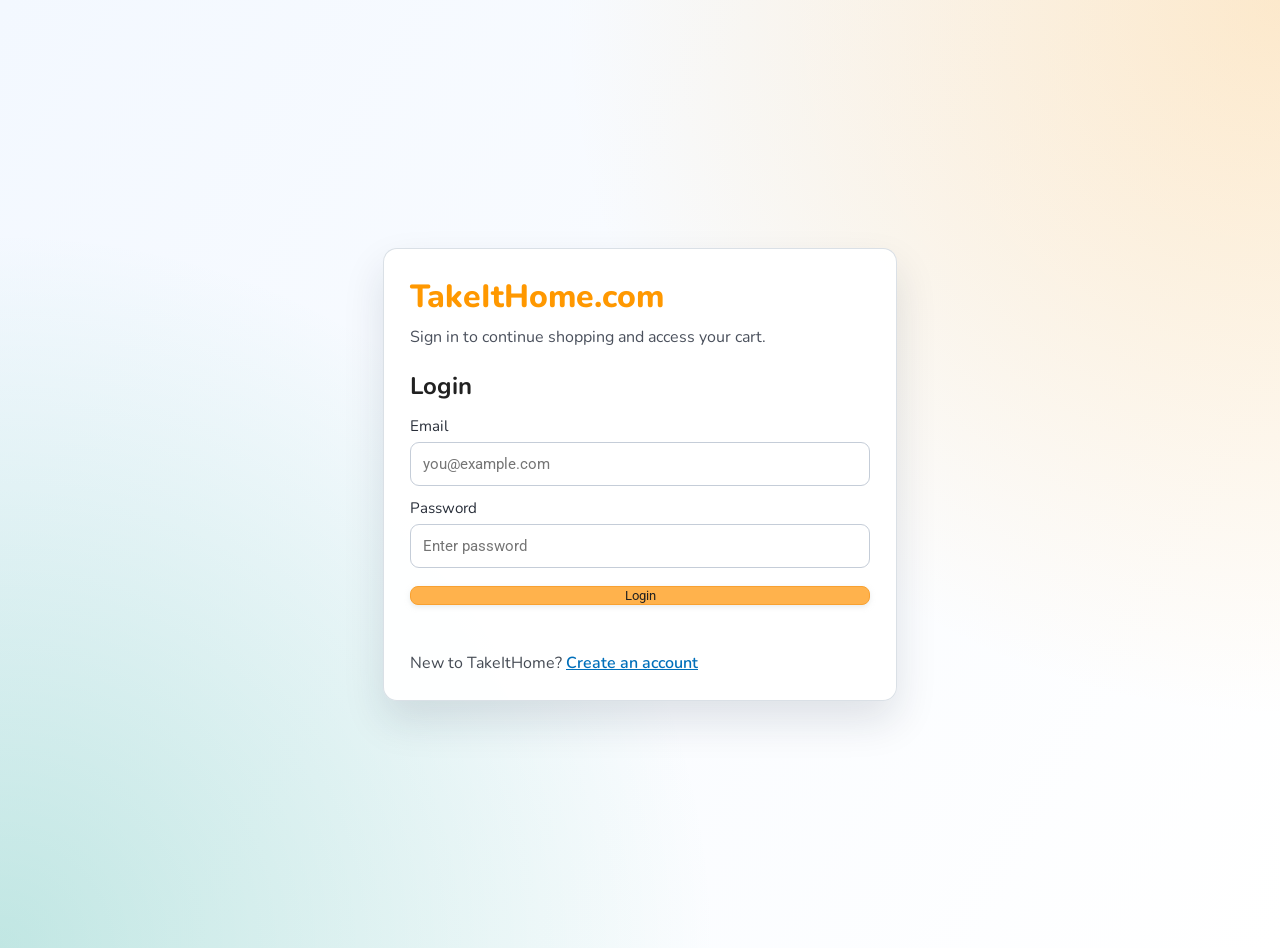
<file: address-book.html>
<!DOCTYPE html>
<html>
  <head>
    <title>TakeItHome.com | Address Book</title>
    <meta name="viewport" content="width=device-width, initial-scale=1">

    <link rel="preconnect" href="https://fonts.googleapis.com">
    <link rel="preconnect" href="https://fonts.gstatic.com" crossorigin>
    <link href="https://fonts.googleapis.com/css2?family=Roboto:wght@400;500;700&display=swap" rel="stylesheet">

    <link rel="stylesheet" href="styles/shared/general.css">
    <link rel="stylesheet" href="styles/shared/takeitHome-header.css">
    <link rel="stylesheet" href="styles/pages/account.css">
  </head>
  <body>
    <div class="tih-header">
      <div class="tih-header-left-section">
        <a href="index.html" class="header-link brand-link">
          <div class="brand-logo">TakeItHome.com</div>
          <div class="brand-logo-mobile">TIH</div>
        </a>
      </div>

      <div class="tih-header-middle-section">
        <input class="search-bar" type="text" placeholder="Search">
        <button class="search-button">
          <img class="search-icon" src="images/icons/search-icon.png">
        </button>
      </div>

      <div class="tih-header-right-section">
        <a class="orders-link header-link" href="orders.html">
          <span class="returns-text">Your</span>
          <span class="orders-text">Orders</span>
        </a>

        <a class="cart-link header-link" href="checkout.html">
          <img class="cart-icon" src="images/icons/cart-icon.png">
          <div class="cart-quantity js-cart-quantity">0</div>
          <div class="cart-text">Cart</div>
        </a>
      </div>
    </div>

    <main class="account-main">
      <div class="account-hero">
        <h1>Address Book</h1>
        <p>Save delivery spots you use most often.</p>
      </div>

      <section class="account-grid">
        <form class="account-form js-address-form">
          <h2>Add New Address</h2>
          <input name="fullName" placeholder="Full name" required>
          <input name="phone" placeholder="Phone number" required>
          <input name="addressLine" placeholder="Street address" required>
          <input name="city" placeholder="City" required>
          <input name="state" placeholder="State" required>
          <input name="pinCode" placeholder="PIN code" required>
          <button class="button-primary" type="submit">Save Address</button>
        </form>

        <section class="account-list-wrap">
          <h2>Saved Addresses</h2>
          <div class="account-list js-address-list"></div>
        </section>
      </section>
    </main>

    <footer class="site-footer">
      <p>TakeItHome.com</p>
      <p class="footer-tagline">Take it home before it is gone!</p>
    </footer>

    <script type="module" src="scripts/address-book.js"></script>
  </body>
</html>
</file>
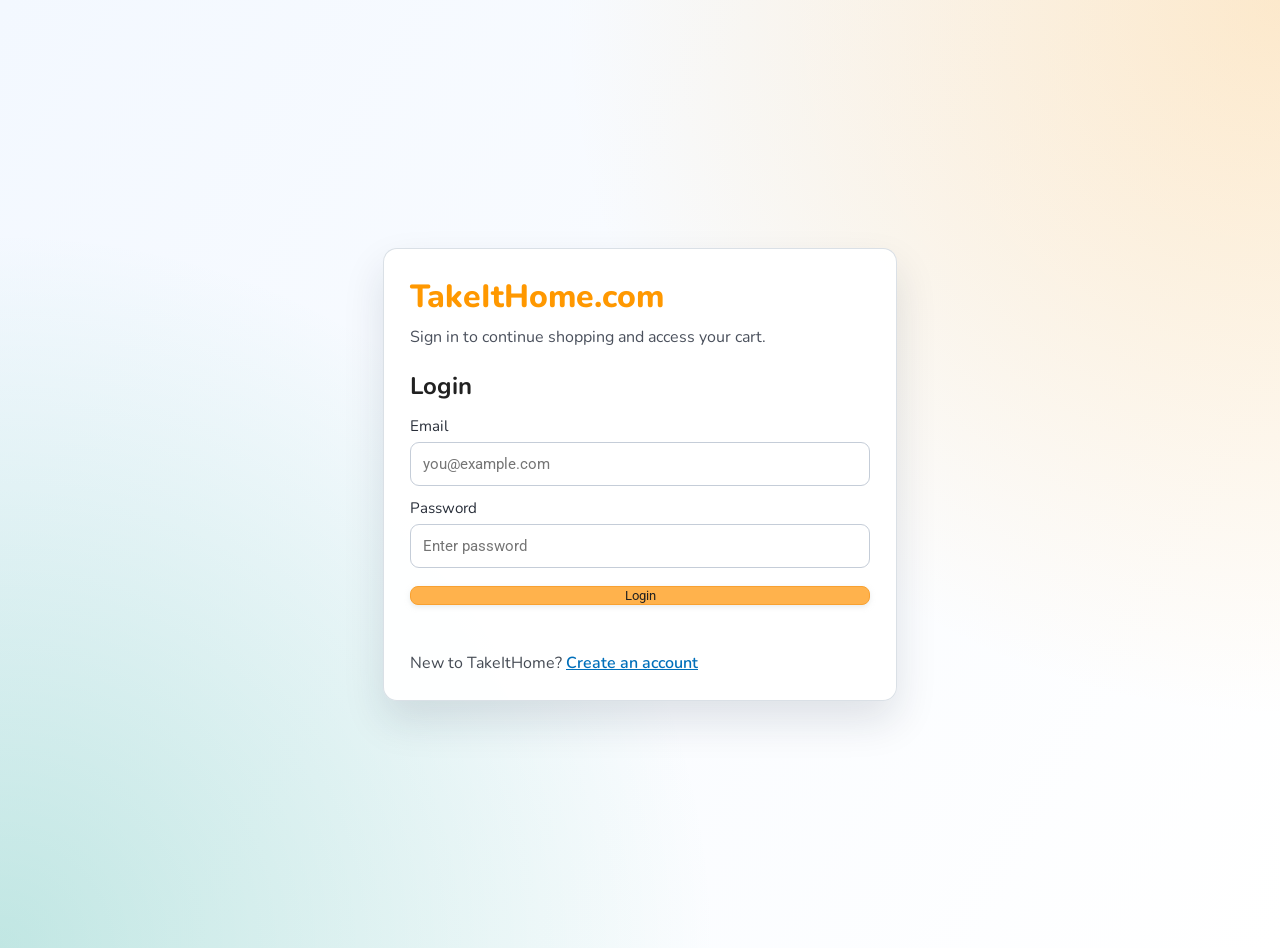
<file: checkout.html>
<!DOCTYPE html>
<html>
  <head>
    <title>TakeItHome.com | Checkout</title>

    <!-- This code is needed for responsive design to work.
      (Responsive design = make the website look good on
      smaller screen sizes like a phone or a tablet). -->
    <meta name="viewport" content="width=device-width, initial-scale=1">

    <!-- Load a font called Roboto from Google Fonts. -->
    <link rel="preconnect" href="https://fonts.googleapis.com">
    <link rel="preconnect" href="https://fonts.gstatic.com" crossorigin>
    <link href="https://fonts.googleapis.com/css2?family=Roboto:wght@400;500;700&display=swap" rel="stylesheet">

    <!-- Here are the CSS files for this page. -->
    <link rel="stylesheet" href="styles/shared/general.css">
    <link rel="stylesheet" href="styles/pages/checkout/checkout-header.css">
    <link rel="stylesheet" href="styles/pages/checkout/checkout.css">
  </head>
  <body>
    <div class="checkout-header">
      <div class="header-content">
        <div class="checkout-header-left-section">
          <a href="index.html" class="brand-link brand-link-dark">
            <div class="brand-logo">TakeItHome.com</div>
            <div class="brand-logo-mobile">TIH</div>
          </a>
        </div>

        <div class="checkout-header-middle-section">
          Checkout (<a class="return-to-home-link js-return-to-home-link"
            href="index.html">0 items</a>)
        </div>

        <div class="checkout-header-right-section">
          <img src="images/icons/checkout-lock-icon.png">
        </div>
      </div>
    </div>

    <div class="main">
      <div class="page-title">Review your cart and place order</div>

      <div class="checkout-grid">
        <div class="order-summary js-order-summary">
        </div>

        <div class="payment-summary">
          <div class="payment-summary-title">
            Order Summary
          </div>

          <div class="payment-summary-row">
            <div class="js-items-label">Items (0):</div>
            <div class="payment-summary-money js-items-price">0.00</div>
          </div>

          <div class="payment-summary-row">
            <div>Shipping &amp; handling:</div>
            <div class="payment-summary-money js-shipping-price">0.00</div>
          </div>

          <div class="payment-summary-row subtotal-row">
            <div>Total before tax:</div>
            <div class="payment-summary-money js-subtotal-price">0.00</div>
          </div>

          <div class="payment-summary-row">
            <div>Estimated tax (10%):</div>
            <div class="payment-summary-money js-tax-price">0.00</div>
          </div>

          <div class="payment-summary-row total-row">
            <div>Order total:</div>
            <div class="payment-summary-money js-total-price">0.00</div>
          </div>

          <div class="checkout-block">
            <div class="checkout-block-title">1) Select delivery address</div>
            <div class="selection-list js-address-selection-list"></div>
            <a class="manage-link" href="address-book.html">+ Manage addresses</a>
          </div>

          <div class="checkout-block">
            <div class="checkout-block-title">2) Select payment method</div>
            <div class="selection-list js-payment-selection-list"></div>
            <a class="manage-link" href="payment-methods.html">+ Manage cards</a>
          </div>

          <button class="place-order-button button-primary js-place-order-button">
            Place your order
          </button>

          <p class="checkout-note">Take it home before it is gone!</p>
        </div>
      </div>

    </div>

    <footer class="site-footer">
      <p>TakeItHome.com</p>
      <p class="footer-tagline">Take it home before it is gone!</p>
    </footer>

    <script type="module" src="scripts/checkout.js"></script>
  </body>
</html>
</file>
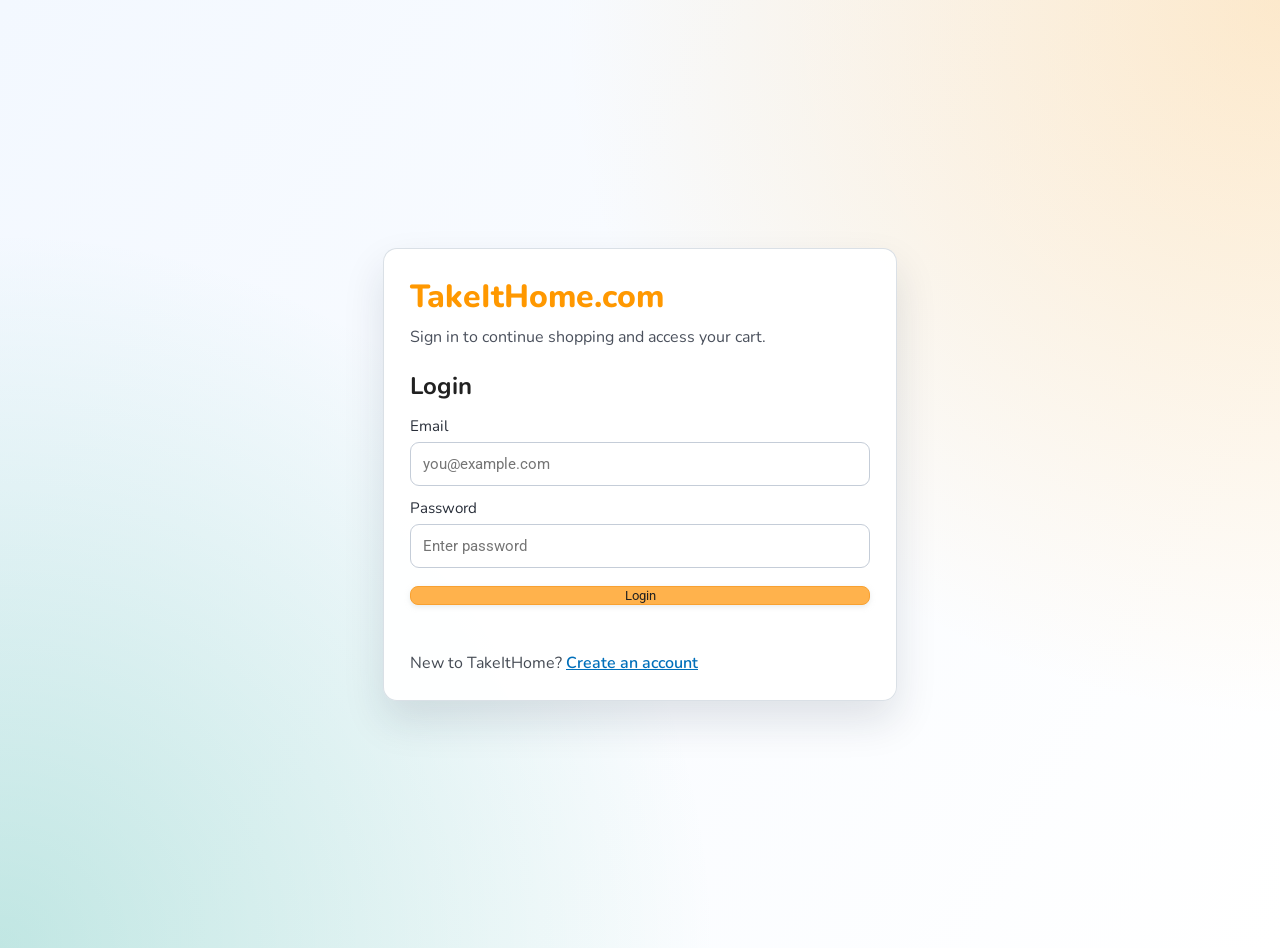
<file: login.html>
<!DOCTYPE html>
<html>
  <head>
    <title>TakeItHome.com | Login</title>
    <meta name="viewport" content="width=device-width, initial-scale=1">

    <link rel="preconnect" href="https://fonts.googleapis.com">
    <link rel="preconnect" href="https://fonts.gstatic.com" crossorigin>
    <link href="https://fonts.googleapis.com/css2?family=Nunito:wght@500;700;800&family=Roboto:wght@400;500;700&display=swap" rel="stylesheet">

    <link rel="stylesheet" href="styles/shared/general.css">
    <link rel="stylesheet" href="styles/pages/auth.css">
  </head>
  <body>
    <main class="auth-page">
      <section class="auth-panel">
        <a href="index.html" class="auth-brand-link">TakeItHome.com</a>
        <p class="auth-tagline">Sign in to continue shopping and access your cart.</p>

        <form class="auth-form js-login-form">
          <h1>Login</h1>
          <label>
            Email
            <input name="email" type="email" placeholder="you@example.com" required>
          </label>
          <label>
            Password
            <input name="password" type="password" placeholder="Enter password" required>
          </label>
          <button class="button-primary" type="submit">Login</button>
          <p class="auth-message js-auth-message"></p>
        </form>

        <p class="auth-switch">New to TakeItHome? <a href="signup.html">Create an account</a></p>
      </section>
    </main>

    <script type="module" src="scripts/auth-page.js"></script>
  </body>
</html>
</file>
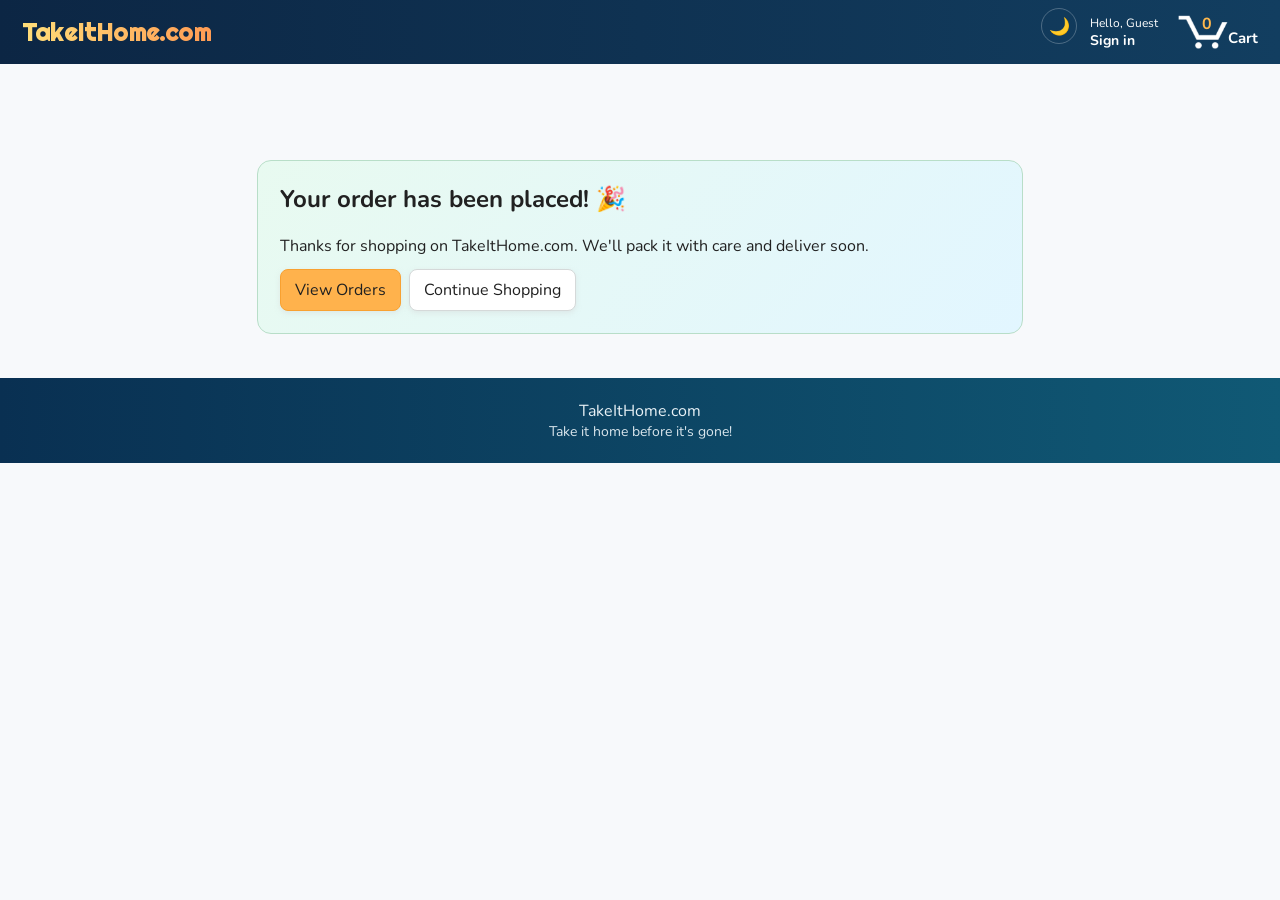
<file: order-confirmation.html>
<!DOCTYPE html>
<html>
  <head>
    <title>TakeItHome.com | Order Confirmation</title>
    <meta name="viewport" content="width=device-width, initial-scale=1">

    <link rel="preconnect" href="https://fonts.googleapis.com">
    <link rel="preconnect" href="https://fonts.gstatic.com" crossorigin>
    <link href="https://fonts.googleapis.com/css2?family=Nunito:wght@400;600;700;800&family=Roboto:wght@400;500;700&display=swap" rel="stylesheet">

    <link rel="stylesheet" href="styles/shared/general.css">
    <link rel="stylesheet" href="styles/shared/takeitHome-header.css">
    <style>
      .confirm-wrap {
        margin-top: 78px;
        padding: 18px;
      }

      .confirm-card {
        max-width: 720px;
        margin: 0 auto;
        background: linear-gradient(130deg, rgb(232, 250, 240), rgb(226, 246, 255));
        border: 1px solid rgb(184, 222, 200);
        border-radius: 14px;
        padding: 22px;
      }

      .confirm-card h1 {
        margin-top: 0;
      }

      .confirm-actions {
        margin-top: 12px;
        display: flex;
        gap: 8px;
        flex-wrap: wrap;
      }

      .confirm-actions a {
        text-decoration: none;
        padding: 9px 14px;
      }
    </style>
  </head>
  <body>
    <div class="tih-header">
      <div class="tih-header-left-section">
        <a href="index.html" class="header-link brand-link">
          <div class="brand-logo">TakeItHome.com</div>
          <div class="brand-logo-mobile">TIH</div>
        </a>
      </div>

      <div class="tih-header-middle-section"></div>

      <div class="tih-header-right-section">
        <a class="cart-link header-link" href="checkout.html">
          <img class="cart-icon" src="images/icons/cart-icon.png">
          <div class="cart-quantity js-cart-quantity">0</div>
          <div class="cart-text">Cart</div>
        </a>
      </div>
    </div>

    <main class="confirm-wrap">
      <section class="confirm-card">
        <h1>Your order has been placed! 🎉</h1>
        <p>Thanks for shopping on TakeItHome.com. We'll pack it with care and deliver soon.</p>
        <div class="confirm-actions">
          <a class="button-primary" href="orders.html">View Orders</a>
          <a class="button-secondary" href="index.html">Continue Shopping</a>
        </div>
      </section>
    </main>

    <footer class="site-footer">
      <p>TakeItHome.com</p>
      <p class="footer-tagline">Take it home before it's gone!</p>
    </footer>

    <script type="module" src="scripts/site-shell.js"></script>
  </body>
</html>
</file>
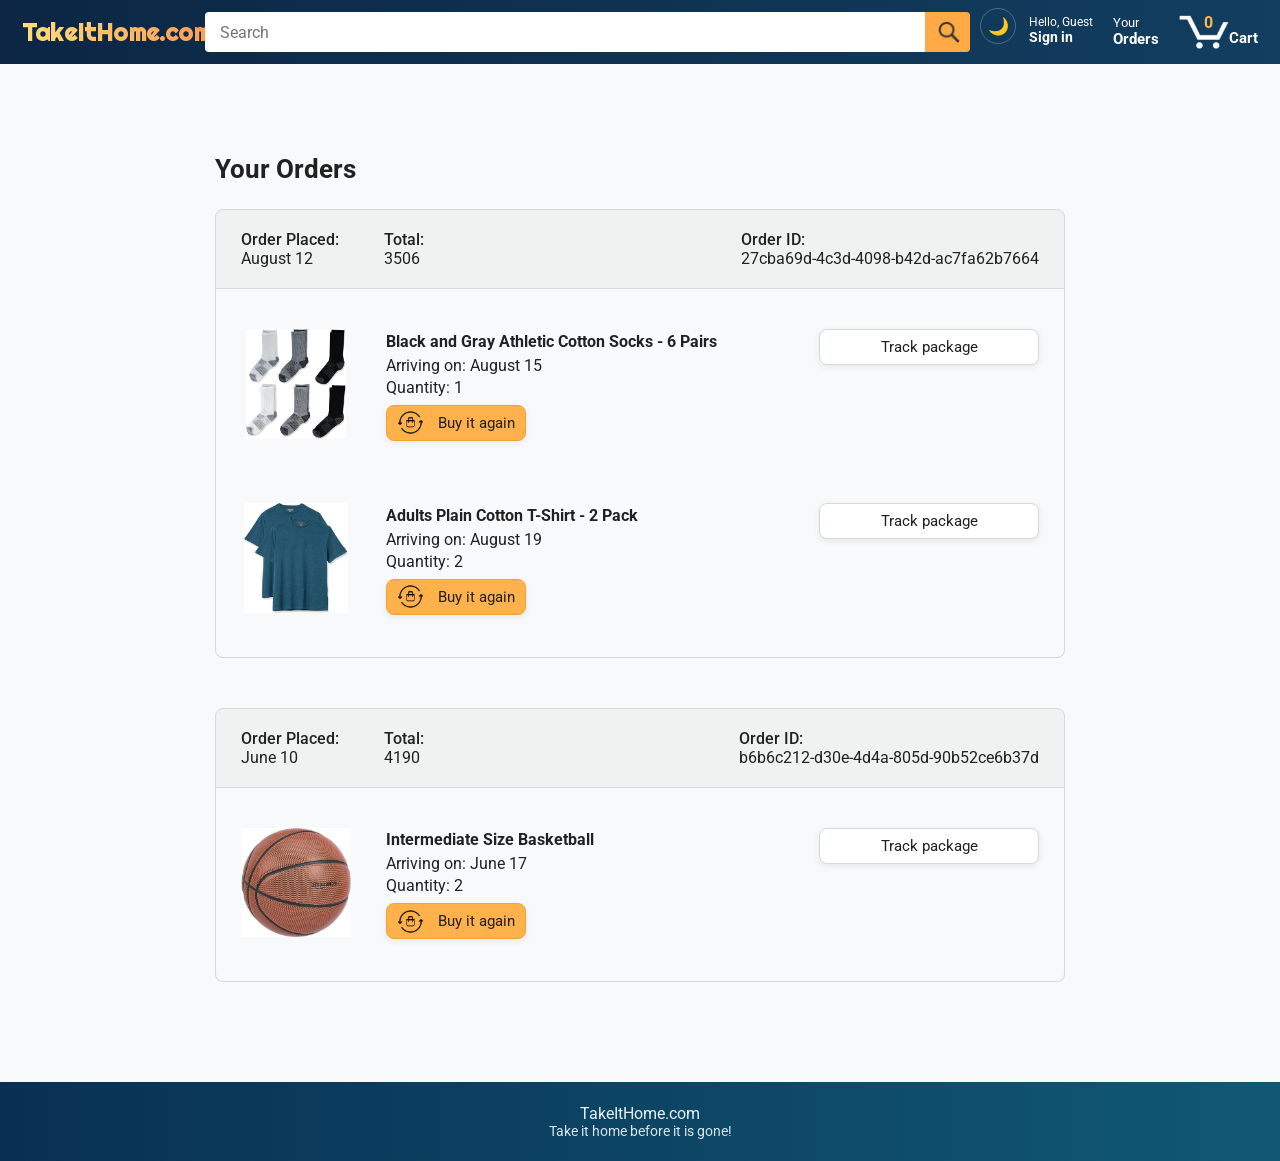
<file: orders.html>
<!DOCTYPE html>
<html>
  <head>
    <title>TakeItHome.com | Orders</title>

    <!-- This code is needed for responsive design to work.
      (Responsive design = make the website look good on
      smaller screen sizes like a phone or a tablet). -->
    <meta name="viewport" content="width=device-width, initial-scale=1">

    <!-- Load a font called Roboto from Google Fonts. -->
    <link rel="preconnect" href="https://fonts.googleapis.com">
    <link rel="preconnect" href="https://fonts.gstatic.com" crossorigin>
    <link href="https://fonts.googleapis.com/css2?family=Roboto:wght@400;500;700&display=swap" rel="stylesheet">

    <!-- Here are the CSS files for this page. -->
    <link rel="stylesheet" href="styles/shared/general.css">
    <link rel="stylesheet" href="styles/shared/takeitHome-header.css">
    <link rel="stylesheet" href="styles/pages/orders.css">
  </head>
  <body>
    <div class="tih-header">
      <div class="tih-header-left-section">
        <a href="index.html" class="header-link brand-link">
          <div class="brand-logo">TakeItHome.com</div>
          <div class="brand-logo-mobile">TIH</div>
        </a>
      </div>

      <div class="tih-header-middle-section">
        <input class="search-bar" type="text" placeholder="Search">

        <button class="search-button">
          <img class="search-icon" src="images/icons/search-icon.png">
        </button>
      </div>

      <div class="tih-header-right-section">
        <a class="orders-link header-link" href="orders.html">
          <span class="returns-text">Your</span>
          <span class="orders-text">Orders</span>
        </a>

        <a class="cart-link header-link" href="checkout.html">
          <img class="cart-icon" src="images/icons/cart-icon.png">
          <div class="cart-quantity js-cart-quantity">0</div>
          <div class="cart-text">Cart</div>
        </a>
      </div>
    </div>

    <div class="main">
      <div class="page-title">Your Orders</div>

      <div class="orders-grid">
        <div class="order-container">
          
          <div class="order-header">
            <div class="order-header-left-section">
              <div class="order-date">
                <div class="order-header-label">Order Placed:</div>
                <div>August 12</div>
              </div>
              <div class="order-total">
                <div class="order-header-label">Total:</div>
                <div>3506</div>
              </div>
            </div>

            <div class="order-header-right-section">
              <div class="order-header-label">Order ID:</div>
              <div>27cba69d-4c3d-4098-b42d-ac7fa62b7664</div>
            </div>
          </div>

          <div class="order-details-grid">
            <div class="product-image-container">
              <img src="images/products/athletic-cotton-socks-6-pairs.jpg">
            </div>

            <div class="product-details">
              <div class="product-name">
                Black and Gray Athletic Cotton Socks - 6 Pairs
              </div>
              <div class="product-delivery-date">
                Arriving on: August 15
              </div>
              <div class="product-quantity">
                Quantity: 1
              </div>
              <button class="buy-again-button button-primary">
                <img class="buy-again-icon" src="images/icons/buy-again.png">
                <span class="buy-again-message">Buy it again</span>
              </button>
            </div>

            <div class="product-actions">
              <a href="tracking.html">
                <button class="track-package-button button-secondary">
                  Track package
                </button>
              </a>
            </div>

            <div class="product-image-container">
              <img src="images/products/adults-plain-cotton-tshirt-2-pack-teal.jpg">
            </div>

            <div class="product-details">
              <div class="product-name">
                Adults Plain Cotton T-Shirt - 2 Pack
              </div>
              <div class="product-delivery-date">
                Arriving on: August 19
              </div>
              <div class="product-quantity">
                Quantity: 2
              </div>
              <button class="buy-again-button button-primary">
                <img class="buy-again-icon" src="images/icons/buy-again.png">
                <span class="buy-again-message">Buy it again</span>
              </button>
            </div>

            <div class="product-actions">
              <a href="tracking.html">
                <button class="track-package-button button-secondary">
                  Track package
                </button>
              </a>
            </div>
          </div>
        </div>

        <div class="order-container">

          <div class="order-header">
            <div class="order-header-left-section">
              <div class="order-date">
                <div class="order-header-label">Order Placed:</div>
                <div>June 10</div>
              </div>
              <div class="order-total">
                <div class="order-header-label">Total:</div>
                <div>4190</div>
              </div>
            </div>

            <div class="order-header-right-section">
              <div class="order-header-label">Order ID:</div>
              <div>b6b6c212-d30e-4d4a-805d-90b52ce6b37d</div>
            </div>
          </div>

          <div class="order-details-grid">
            <div class="product-image-container">
              <img src="images/products/intermediate-composite-basketball.jpg">
            </div>

            <div class="product-details">
              <div class="product-name">
                Intermediate Size Basketball
              </div>
              <div class="product-delivery-date">
                Arriving on: June 17
              </div>
              <div class="product-quantity">
                Quantity: 2
              </div>
              <button class="buy-again-button button-primary">
                <img class="buy-again-icon" src="images/icons/buy-again.png">
                <span class="buy-again-message">Buy it again</span>
              </button>
            </div>

            <div class="product-actions">
              <a href="tracking.html">
                <button class="track-package-button button-secondary">
                  Track package
                </button>
              </a>
            </div>
          </div>
        </div>
      </div>
    </div>

    <footer class="site-footer">
      <p>TakeItHome.com</p>
      <p class="footer-tagline">Take it home before it is gone!</p>
    </footer>

    <script type="module" src="scripts/site-shell.js"></script>
  </body>
</html>
</file>
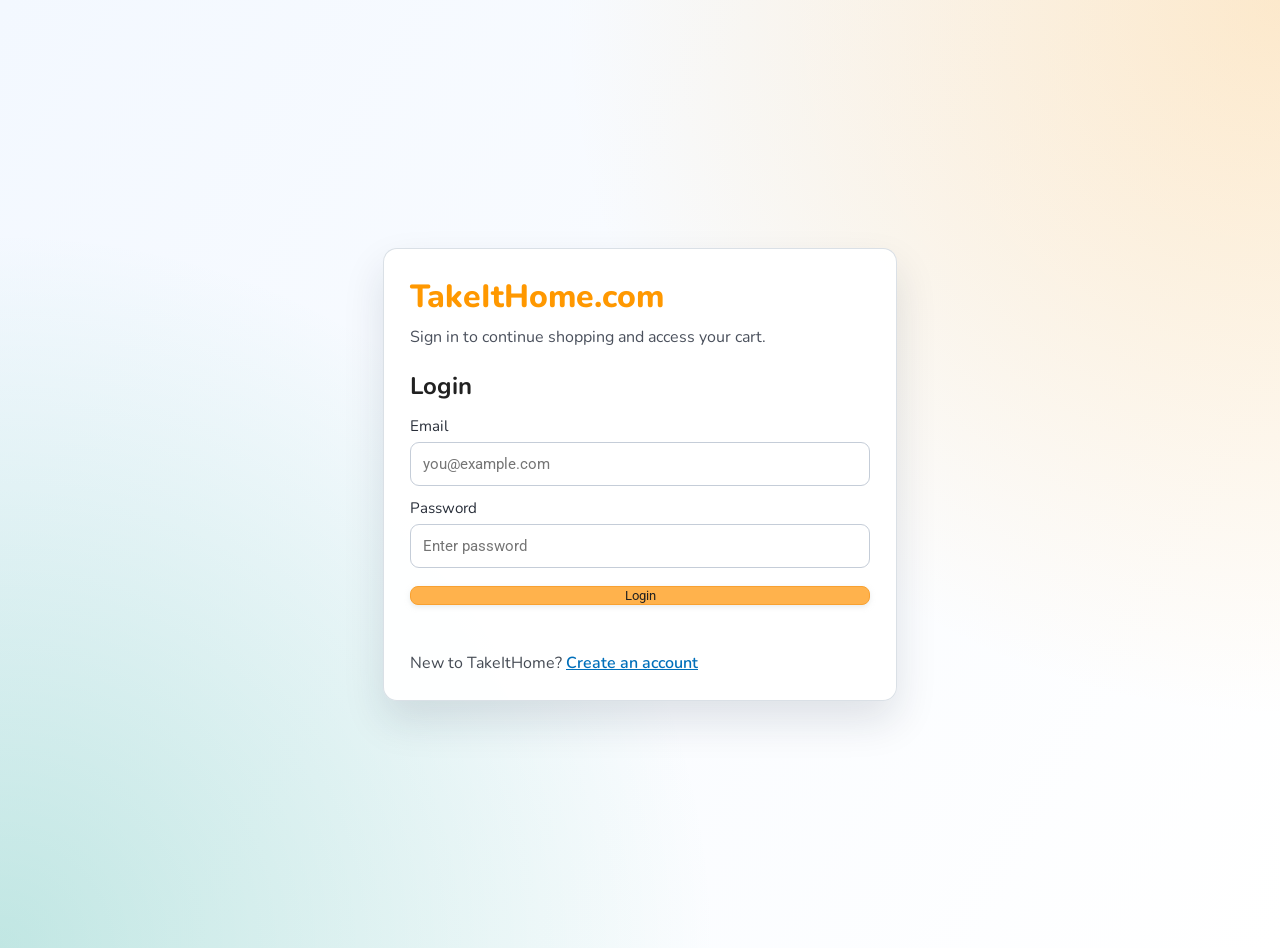
<file: payment-methods.html>
<!DOCTYPE html>
<html>
  <head>
    <title>TakeItHome.com | Payment Methods</title>
    <meta name="viewport" content="width=device-width, initial-scale=1">

    <link rel="preconnect" href="https://fonts.googleapis.com">
    <link rel="preconnect" href="https://fonts.gstatic.com" crossorigin>
    <link href="https://fonts.googleapis.com/css2?family=Roboto:wght@400;500;700&display=swap" rel="stylesheet">

    <link rel="stylesheet" href="styles/shared/general.css">
    <link rel="stylesheet" href="styles/shared/takeitHome-header.css">
    <link rel="stylesheet" href="styles/pages/account.css">
  </head>
  <body>
    <div class="tih-header">
      <div class="tih-header-left-section">
        <a href="index.html" class="header-link brand-link">
          <div class="brand-logo">TakeItHome.com</div>
          <div class="brand-logo-mobile">TIH</div>
        </a>
      </div>

      <div class="tih-header-middle-section">
        <input class="search-bar" type="text" placeholder="Search">
        <button class="search-button">
          <img class="search-icon" src="images/icons/search-icon.png">
        </button>
      </div>

      <div class="tih-header-right-section">
        <a class="orders-link header-link" href="orders.html">
          <span class="returns-text">Your</span>
          <span class="orders-text">Orders</span>
        </a>

        <a class="cart-link header-link" href="checkout.html">
          <img class="cart-icon" src="images/icons/cart-icon.png">
          <div class="cart-quantity js-cart-quantity">0</div>
          <div class="cart-text">Cart</div>
        </a>
      </div>
    </div>

    <main class="account-main">
      <div class="account-hero">
        <h1>Payment Methods</h1>
        <p>Add your cards once, checkout faster every time.</p>
      </div>

      <section class="account-grid">
        <form class="account-form js-payment-form">
          <h2>Add New Card</h2>
          <input name="cardName" placeholder="Name on card" required>
          <input name="cardNumber" placeholder="Card number" maxlength="19" required>
          <input name="expiry" placeholder="MM/YY" maxlength="5" required>
          <button class="button-primary" type="submit">Save Card</button>
        </form>

        <section class="account-list-wrap">
          <h2>Saved Cards</h2>
          <div class="account-list js-payment-list"></div>
        </section>
      </section>
    </main>

    <footer class="site-footer">
      <p>TakeItHome.com</p>
      <p class="footer-tagline">Take it home before it is gone!</p>
    </footer>

    <script type="module" src="scripts/payment-methods.js"></script>
  </body>
</html>
</file>
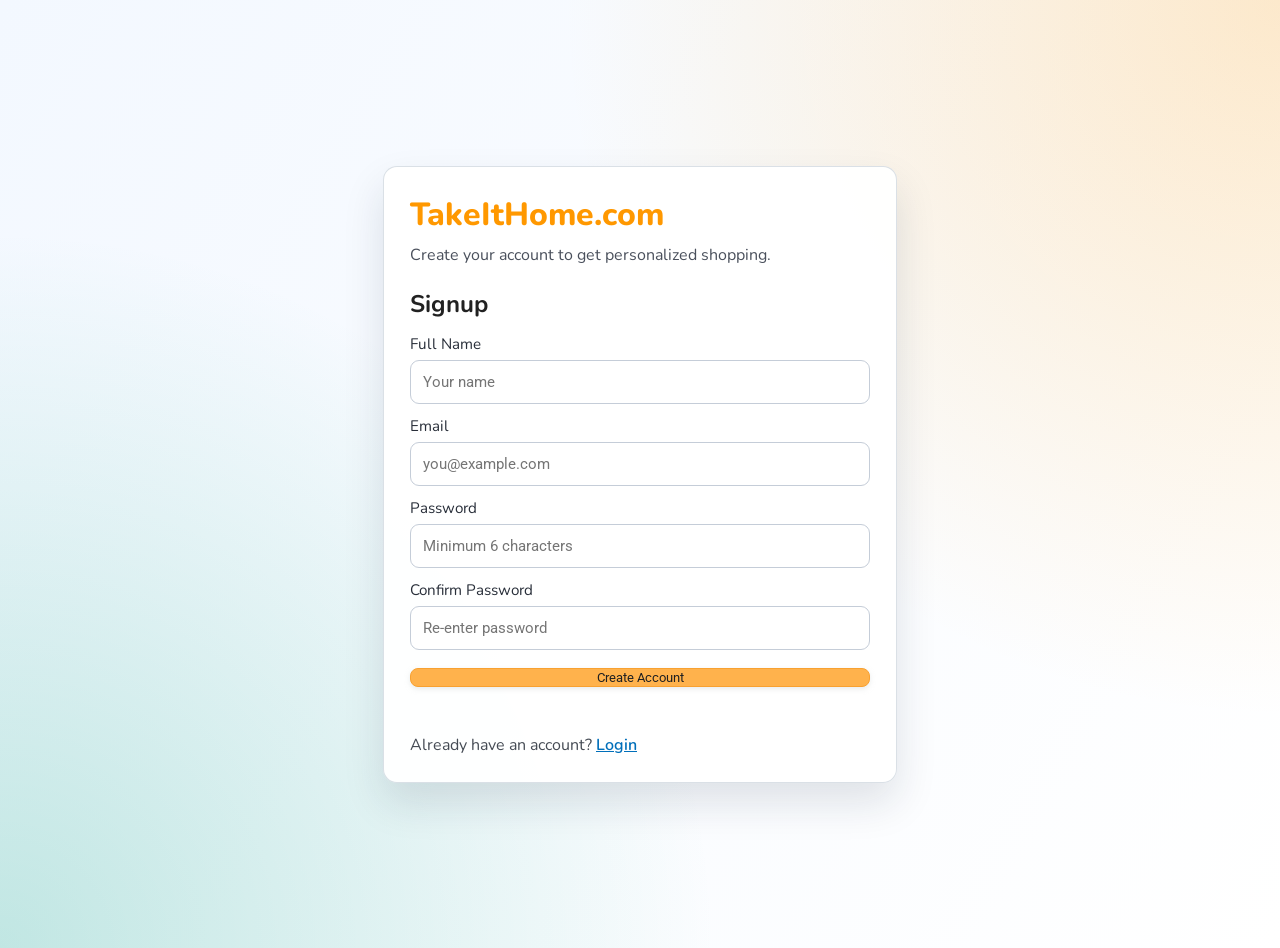
<file: signup.html>
<!DOCTYPE html>
<html>
  <head>
    <title>TakeItHome.com | Signup</title>
    <meta name="viewport" content="width=device-width, initial-scale=1">

    <link rel="preconnect" href="https://fonts.googleapis.com">
    <link rel="preconnect" href="https://fonts.gstatic.com" crossorigin>
    <link href="https://fonts.googleapis.com/css2?family=Nunito:wght@500;700;800&family=Roboto:wght@400;500;700&display=swap" rel="stylesheet">

    <link rel="stylesheet" href="styles/shared/general.css">
    <link rel="stylesheet" href="styles/pages/auth.css">
  </head>
  <body>
    <main class="auth-page">
      <section class="auth-panel">
        <a href="index.html" class="auth-brand-link">TakeItHome.com</a>
        <p class="auth-tagline">Create your account to get personalized shopping.</p>

        <form class="auth-form js-signup-form">
          <h1>Signup</h1>
          <label>
            Full Name
            <input name="name" type="text" placeholder="Your name" required>
          </label>
          <label>
            Email
            <input name="email" type="email" placeholder="you@example.com" required>
          </label>
          <label>
            Password
            <input name="password" type="password" placeholder="Minimum 6 characters" required>
          </label>
          <label>
            Confirm Password
            <input name="confirmPassword" type="password" placeholder="Re-enter password" required>
          </label>
          <button class="button-primary" type="submit">Create Account</button>
          <p class="auth-message js-auth-message"></p>
        </form>

        <p class="auth-switch">Already have an account? <a href="login.html">Login</a></p>
      </section>
    </main>

    <script type="module" src="scripts/auth-page.js"></script>
  </body>
</html>
</file>
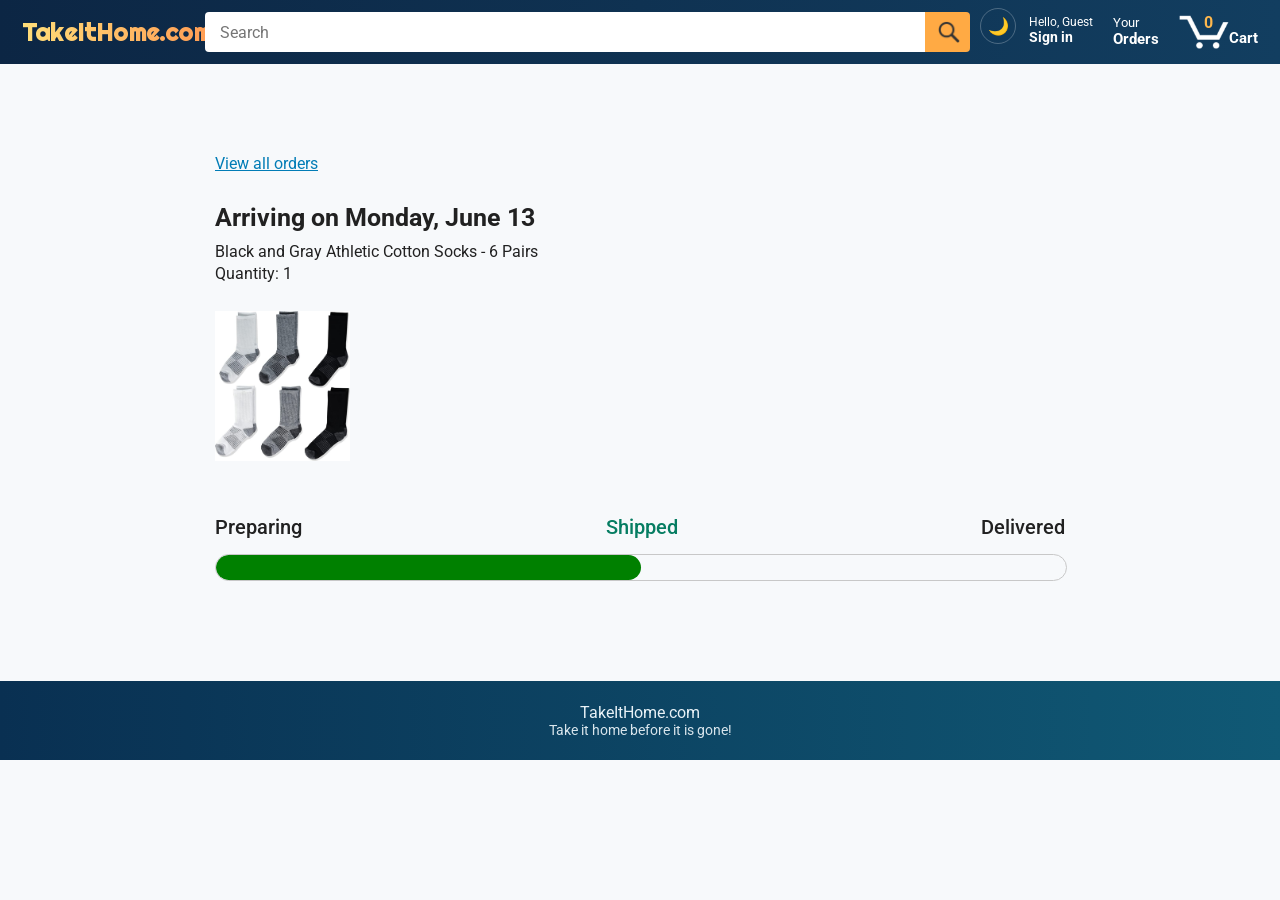
<file: tracking.html>
<!DOCTYPE html>
<html>
  <head>
    <title>TakeItHome.com | Tracking</title>

    <!-- This code is needed for responsive design to work.
      (Responsive design = make the website look good on
      smaller screen sizes like a phone or a tablet). -->
    <meta name="viewport" content="width=device-width, initial-scale=1">

    <!-- Load a font called Roboto from Google Fonts. -->
    <link rel="preconnect" href="https://fonts.googleapis.com">
    <link rel="preconnect" href="https://fonts.gstatic.com" crossorigin>
    <link href="https://fonts.googleapis.com/css2?family=Roboto:wght@400;500;700&display=swap" rel="stylesheet">

    <!-- Here are the CSS files for this page. -->
    <link rel="stylesheet" href="styles/shared/general.css">
    <link rel="stylesheet" href="styles/shared/takeitHome-header.css">
    <link rel="stylesheet" href="styles/pages/tracking.css">
  </head>
  <body>
    <div class="tih-header">
      <div class="tih-header-left-section">
        <a href="index.html" class="header-link brand-link">
          <div class="brand-logo">TakeItHome.com</div>
          <div class="brand-logo-mobile">TIH</div>
        </a>
      </div>

      <div class="tih-header-middle-section">
        <input class="search-bar" type="text" placeholder="Search">

        <button class="search-button">
          <img class="search-icon" src="images/icons/search-icon.png">
        </button>
      </div>

      <div class="tih-header-right-section">
        <a class="orders-link header-link" href="orders.html">
          <span class="returns-text">Your</span>
          <span class="orders-text">Orders</span>
        </a>

        <a class="cart-link header-link" href="checkout.html">
          <img class="cart-icon" src="images/icons/cart-icon.png">
          <div class="cart-quantity js-cart-quantity">0</div>
          <div class="cart-text">Cart</div>
        </a>
      </div>
    </div>

    <div class="main">
      <div class="order-tracking">
        <a class="back-to-orders-link link-primary" href="orders.html">
          View all orders
        </a>

        <div class="delivery-date">
          Arriving on Monday, June 13
        </div>

        <div class="product-info">
          Black and Gray Athletic Cotton Socks - 6 Pairs
        </div>

        <div class="product-info">
          Quantity: 1
        </div>

        <img class="product-image" src="images/products/athletic-cotton-socks-6-pairs.jpg">

        <div class="progress-labels-container">
          <div class="progress-label">
            Preparing
          </div>
          <div class="progress-label current-status">
            Shipped
          </div>
          <div class="progress-label">
            Delivered
          </div>
        </div>

        <div class="progress-bar-container">
          <div class="progress-bar"></div>
        </div>
      </div>
    </div>

    <footer class="site-footer">
      <p>TakeItHome.com</p>
      <p class="footer-tagline">Take it home before it is gone!</p>
    </footer>

    <script type="module" src="scripts/site-shell.js"></script>
  </body>
</html>
</file>
<file: styles/shared/general.css>
html {
  scroll-behavior: smooth;
}

body {
  font-family: Nunito, Roboto, Arial;
  color: rgb(33, 33, 33);
  background-color: rgb(247, 249, 251);
  /* The <body> element has a default margin of 8px
     on all sides. This removes the default margins. */
  margin: 0;
}

/* <p> elements have a default margin on the top
   and bottom. This removes the default margins. */
p {
  margin: 0;
}

button {
  cursor: pointer;
}

select {
  cursor: pointer;
}

input, select, button {
  font-family: Roboto, Arial;
}

.button-primary {
  color: rgb(33, 33, 33);
  background-color: rgb(255, 178, 76);
  border: 1px solid rgb(248, 161, 49);
  border-radius: 8px;
  cursor: pointer;
  box-shadow: 0 2px 5px rgba(213, 217, 217, 0.5);
}

.button-primary:hover {
  background-color: rgb(255, 166, 53);
  border: 1px solid rgb(236, 149, 35);
}

.button-primary:active {
  background: rgb(255, 178, 76);
  border-color: rgb(248, 161, 49);
  box-shadow: none;
}

.button-secondary {
  color: rgb(33, 33, 33);
  background: white;
  border: 1px solid rgb(213, 217, 217);
  border-radius: 8px;
  cursor: pointer;
  box-shadow: 0 2px 5px rgba(213, 217, 217, 0.5);
}

.button-secondary:hover {
  background-color: rgb(247, 250, 250);
}

.button-secondary:active {
  background-color: rgb(237, 253, 255);
  box-shadow: none;
}

/* These styles will limit text to 2 lines. Anything
   beyond 2 lines will be replaced with "..."
   You can find this code by using an A.I. tool or by
   searching in Google.
   https://css-tricks.com/almanac/properties/l/line-clamp/ */
.limit-text-to-2-lines {
  display: -webkit-box;
  -webkit-line-clamp: 2;
  -webkit-box-orient: vertical;
  overflow: hidden;
}

.link-primary {
  color: rgb(1, 124, 182);
  cursor: pointer;
}

.link-primary:hover {
  color: rgb(196, 80, 0);
}

.site-footer {
  margin-top: 26px;
  padding: 22px 18px;
  text-align: center;
  background: linear-gradient(90deg, rgb(9, 48, 82), rgb(16, 89, 117));
  color: rgb(233, 242, 247);
}

.site-footer p {
  margin: 0;
}

.footer-tagline {
  margin-top: 6px;
  font-size: 14px;
  opacity: 0.93;
}

/* Styles for dropdown selectors. */
select {
  color: rgb(33, 33, 33);
  background-color: rgb(240, 240, 240);
  border: 1px solid rgb(213, 217, 217);
  border-radius: 8px;
  padding: 3px 5px;
  font-size: 15px;
  cursor: pointer;
  box-shadow: 0 2px 5px rgba(213, 217, 217, 0.5);
}

select:focus,
input:focus {
  outline: 2px solid rgb(255, 153, 0);
}

/* ─── Dark Mode ─── */

body.dark-mode {
  background-color: rgb(16, 20, 26);
  color: rgb(215, 220, 228);
}

body.dark-mode .tih-header {
  background: linear-gradient(90deg, rgb(8, 20, 34), rgb(10, 32, 52));
}

body.dark-mode .secondary-nav {
  background: rgb(18, 26, 36);
}

body.dark-mode .nav-chip:hover,
body.dark-mode .nav-chip.is-active {
  border-color: rgb(200, 160, 80);
  background-color: rgba(255, 169, 48, 0.12);
}

body.dark-mode .category-card {
  background-color: rgb(26, 32, 42);
  border-color: rgb(40, 48, 60);
}

body.dark-mode .category-card h3,
body.dark-mode .section-heading-row h2 {
  color: rgb(220, 225, 232);
}

body.dark-mode .category-card:hover,
body.dark-mode .category-card.is-active {
  box-shadow: 0 12px 22px rgba(0, 0, 0, 0.3);
}

body.dark-mode .homepage-section {
  background-color: rgb(26, 32, 42);
  border-color: rgb(40, 48, 60);
}

body.dark-mode .product-card {
  background: rgb(26, 32, 42);
  border-color: rgb(40, 48, 60);
}

body.dark-mode .product-card h3 {
  color: rgb(215, 220, 228);
}

body.dark-mode .product-card:hover {
  box-shadow: 0 10px 18px rgba(0, 0, 0, 0.35);
}

body.dark-mode .product-image-wrap {
  background: rgb(32, 38, 48);
  border-color: rgb(44, 52, 64);
}

body.dark-mode .see-more-link {
  color: rgb(100, 195, 215);
}

body.dark-mode .mini-item img {
  background: rgb(32, 38, 48);
  border-color: rgb(44, 52, 64);
}

body.dark-mode .mini-item p {
  color: rgb(180, 188, 198);
}

body.dark-mode .product-modal-dialog {
  background: linear-gradient(155deg, rgb(26, 32, 42), rgb(20, 26, 36));
  border-color: rgb(44, 52, 64);
}

body.dark-mode .product-modal-media {
  background: rgb(32, 38, 48);
  border-color: rgb(44, 52, 64);
}

body.dark-mode .product-modal-content h2,
body.dark-mode .product-modal-description {
  color: rgb(205, 212, 222);
}

body.dark-mode .product-modal-close {
  background: rgba(36, 42, 54, 0.92);
  color: rgb(205, 212, 222);
}

body.dark-mode .search-bar {
  background: rgb(32, 38, 48);
  color: rgb(215, 220, 228);
}

body.dark-mode .search-suggestions {
  background: rgb(26, 32, 42);
  box-shadow: 0 12px 32px rgba(0, 0, 0, 0.45);
}

body.dark-mode .search-suggestion-item {
  color: rgb(205, 212, 222);
  border-bottom-color: rgb(38, 46, 58);
}

body.dark-mode .search-suggestion-item:hover {
  background: rgb(32, 38, 50);
}

body.dark-mode .search-suggestion-item img {
  border-color: rgb(44, 52, 64);
  background: rgb(32, 38, 48);
}

body.dark-mode .account-dropdown {
  background: rgb(26, 32, 42);
  border-color: rgb(44, 52, 64);
  box-shadow: 0 18px 44px rgba(0, 0, 0, 0.4);
}

body.dark-mode .account-dropdown-links a {
  color: rgb(205, 212, 222);
}

body.dark-mode .account-dropdown-links a:hover {
  background: rgb(32, 40, 52);
}

body.dark-mode .account-dropdown-signout {
  background: rgb(34, 26, 26);
  border-top-color: rgb(52, 40, 40);
}

body.dark-mode .account-dropdown-signout:hover {
  background: rgb(48, 30, 30);
}

body.dark-mode .sort-select {
  background: rgb(32, 38, 48);
  color: rgb(205, 212, 222);
  border-color: rgb(44, 52, 64);
}

body.dark-mode .no-results h3 {
  color: rgb(215, 220, 228);
}

body.dark-mode .site-footer {
  background: linear-gradient(90deg, rgb(6, 16, 28), rgb(8, 30, 46));
}

body.dark-mode .toast {
  background-color: rgb(16, 105, 82);
}

body.dark-mode .splash-screen {
  background: radial-gradient(circle at top right, rgb(16, 24, 36), rgb(12, 20, 30) 52%, rgb(18, 26, 38));
}

body.dark-mode .shimmer {
  background: linear-gradient(110deg, rgb(28, 36, 46) 8%, rgb(38, 46, 58) 18%, rgb(28, 36, 46) 33%);
  background-size: 200% 100%;
}

body.dark-mode .button-primary {
  color: rgb(20, 20, 20);
}

body.dark-mode .products-count {
  color: rgb(140, 150, 165);
}

body.dark-mode .hero-slide-content {
  color: white;
}

body.dark-mode .search-no-results {
  color: rgb(140, 150, 165);
}

/* Dark mode for checkout and orders pages */

body.dark-mode .checkout-header {
  background: linear-gradient(90deg, rgb(8, 20, 34), rgb(10, 32, 52));
}

body.dark-mode .order-container {
  background: rgb(26, 32, 42);
  border-color: rgb(40, 48, 60);
}

body.dark-mode .order-header {
  background: rgb(22, 28, 38);
  border-color: rgb(40, 48, 60);
}

body.dark-mode .page-title {
  color: rgb(215, 220, 228);
}

body.dark-mode .cart-item-container {
  background: rgb(26, 32, 42);
  border-color: rgb(40, 48, 60);
}

body.dark-mode .payment-summary {
  background: rgb(26, 32, 42);
  border-color: rgb(40, 48, 60);
  color: rgb(205, 212, 222);
}
</file>
<file: styles/shared/takeitHome-header.css>
@import url('https://fonts.googleapis.com/css2?family=Pacifico&family=Righteous&display=swap');

.tih-header {
  background: linear-gradient(90deg, rgb(12, 38, 68), rgb(18, 62, 96));
  color: white;
  padding-left: 15px;
  padding-right: 15px;

  display: flex;
  align-items: center;
  justify-content: space-between;

  position: sticky;
  top: 0;
  left: 0;
  right: 0;
  height: 64px;
  z-index: 1000;
}

.tih-header-left-section {
  width: 180px;
}

.brand-link {
  border: none;
  padding: 4px 6px;
}

.brand-link:hover {
  border: none;
  opacity: 0.95;
}

.brand-logo {
  font-family: Righteous, Nunito, sans-serif;
  font-size: 24px;
  font-weight: 700;
  letter-spacing: 0.2px;
  background: linear-gradient(90deg, rgb(255, 222, 121), rgb(255, 156, 84));
  -webkit-background-clip: text;
  -webkit-text-fill-color: transparent;
}

.brand-logo-mobile {
  display: none;
  font-family: Pacifico, cursive;
  font-size: 21px;
  font-weight: 700;
  color: rgb(255, 196, 106);
}

@media (max-width: 800px) {
  .tih-header-left-section {
    width: unset;
  }
}

.header-link {
  display: inline-block;
  padding: 6px;
  border-radius: 2px;
  cursor: pointer;
  text-decoration: none;
  border: 1px solid rgba(0, 0, 0, 0);
}

.header-link:hover {
  border: 1px solid white;
}

.tih-logo {
  width: 100px;
  margin-top: 5px;
}

.tih-mobile-logo {
  display: none;
}

@media (max-width: 575px) {
  .brand-logo {
    display: none;
  }

  .brand-logo-mobile {
    display: block;
  }

  .tih-logo {
    display: none;
  }

  .tih-mobile-logo {
    display: block;
    height: 35px;
    margin-top: 5px;
  }
}

.tih-header-middle-section {
  flex: 1;
  max-width: 850px;
  margin-left: 10px;
  margin-right: 10px;
  display: flex;
}

.search-bar {
  flex: 1;
  width: 0;
  font-size: 16px;
  height: 38px;
  padding-left: 15px;
  border: none;
  border-top-left-radius: 4px;
  border-bottom-left-radius: 4px;
  border-top-right-radius: 0;
  border-bottom-right-radius: 0;
}

.search-button {
  background-color: rgb(255, 170, 68);
  border: none;
  width: 45px;
  height: 40px;
  border-top-right-radius: 4px;
  border-bottom-right-radius: 4px;
  flex-shrink: 0;
}

.search-icon {
  height: 22px;
  margin-left: 2px;
  margin-top: 3px;
}

.tih-header-right-section {
  width: auto;
  flex-shrink: 0;
  display: flex;
  justify-content: end;
  gap: 6px;
}

.orders-link {
  color: white;
}

.returns-text {
  display: block;
  font-size: 13px;
}

.orders-text {
  display: block;
  font-size: 15px;
  font-weight: 700;
}

.small-line {
  display: block;
  font-size: 12px;
}

.big-line {
  display: block;
  font-size: 14px;
  font-weight: 700;
}

.header-location {
  color: white;
  min-width: 110px;
}

.cart-link {
  color: white;
  display: flex;
  align-items: center;
  position: relative;
}

.cart-icon {
  width: 50px;
}

.cart-text {
  margin-top: 12px;
  font-size: 15px;
  font-weight: 700;
}

.cart-quantity {
  color: rgb(255, 184, 77);
  font-size: 16px;
  font-weight: 700;

  position: absolute;
  top: 4px;
  left: 22px;
  
  width: 26px;
  text-align: center;
}

.account-link {
  display: inline-block;
}

.cart-quantity.bump {
  animation: cart-bump 0.32s ease;
}

@keyframes cart-bump {
  0% {
    transform: scale(1);
  }

  50% {
    transform: scale(1.28);
  }

  100% {
    transform: scale(1);
  }
}

@media (max-width: 920px) {
  .account-link,
  .header-location {
    display: none;
  }
}

/* ─── Account Dropdown ─── */

.js-account-link.has-dropdown {
  position: relative;
}

.account-dropdown {
  position: absolute;
  top: calc(100% + 6px);
  right: 0;
  min-width: 270px;
  background: white;
  border-radius: 14px;
  box-shadow: 0 18px 44px rgba(0, 0, 0, 0.22);
  border: 1px solid rgba(0, 0, 0, 0.07);
  opacity: 0;
  visibility: hidden;
  transform: translateY(10px);
  transition: opacity 0.22s ease, transform 0.22s ease, visibility 0.22s;
  z-index: 1100;
  overflow: hidden;
  pointer-events: none;
}

.js-account-link.has-dropdown:hover .account-dropdown {
  opacity: 1;
  visibility: visible;
  transform: translateY(0);
  pointer-events: auto;
}

.account-dropdown-header {
  display: flex;
  align-items: center;
  gap: 12px;
  padding: 16px;
  background: linear-gradient(135deg, rgb(12, 38, 68), rgb(24, 72, 112));
  color: white;
}

.account-dropdown-avatar {
  width: 44px;
  height: 44px;
  border-radius: 50%;
  background: linear-gradient(135deg, rgb(255, 178, 76), rgb(255, 120, 50));
  display: grid;
  place-items: center;
  font-size: 19px;
  font-weight: 800;
  color: white;
  flex-shrink: 0;
}

.account-dropdown-name {
  font-weight: 700;
  font-size: 15px;
}

.account-dropdown-email {
  font-size: 12px;
  opacity: 0.75;
  margin-top: 2px;
}

.account-dropdown-links {
  padding: 6px 0;
}

.account-dropdown-links a {
  display: flex;
  align-items: center;
  gap: 10px;
  padding: 10px 16px;
  color: rgb(33, 33, 33);
  text-decoration: none;
  font-size: 14px;
  transition: background 0.15s;
}

.account-dropdown-links a:hover {
  background: rgb(243, 246, 249);
}

.dd-icon {
  font-size: 16px;
  width: 22px;
  text-align: center;
}

.account-dropdown-signout {
  display: flex;
  align-items: center;
  gap: 10px;
  width: 100%;
  padding: 13px 16px;
  border: none;
  border-top: 1px solid rgb(230, 230, 230);
  background: rgb(253, 249, 248);
  color: rgb(200, 50, 30);
  font-size: 14px;
  font-weight: 600;
  cursor: pointer;
  text-align: left;
  transition: background 0.15s;
}

.account-dropdown-signout:hover {
  background: rgb(255, 235, 232);
}

/* ─── Search Suggestions ─── */

.tih-header-middle-section {
  position: relative;
}

.search-suggestions {
  position: absolute;
  top: 100%;
  left: 0;
  right: 0;
  background: white;
  border-radius: 0 0 12px 12px;
  box-shadow: 0 12px 32px rgba(0, 0, 0, 0.18);
  max-height: 360px;
  overflow-y: auto;
  z-index: 1050;
  display: none;
}

.search-suggestions.is-visible {
  display: block;
  animation: suggestions-in 0.18s ease;
}

@keyframes suggestions-in {
  from {
    opacity: 0;
    transform: translateY(-4px);
  }
  to {
    opacity: 1;
    transform: translateY(0);
  }
}

.search-suggestion-item {
  display: flex;
  align-items: center;
  gap: 12px;
  padding: 10px 16px;
  cursor: pointer;
  transition: background 0.12s;
  color: rgb(33, 33, 33);
  font-size: 14px;
  border-bottom: 1px solid rgb(245, 245, 245);
}

.search-suggestion-item:last-child {
  border-bottom: none;
}

.search-suggestion-item:hover {
  background: rgb(243, 247, 251);
}

.search-suggestion-item img {
  width: 42px;
  height: 42px;
  object-fit: contain;
  border-radius: 6px;
  border: 1px solid rgb(235, 235, 235);
  background: white;
}

.search-suggestion-text {
  flex: 1;
}

.search-suggestion-text .highlight {
  font-weight: 700;
  color: rgb(177, 62, 12);
}

.search-no-results {
  padding: 18px;
  text-align: center;
  color: rgb(100, 100, 100);
  font-size: 14px;
}

/* ─── Dark Mode Toggle ─── */

.dark-mode-toggle {
  background: none;
  border: 1px solid rgba(255, 255, 255, 0.25);
  border-radius: 50%;
  width: 36px;
  height: 36px;
  font-size: 17px;
  cursor: pointer;
  display: grid;
  place-items: center;
  transition: background 0.2s, border-color 0.2s, transform 0.25s;
  flex-shrink: 0;
}

.dark-mode-toggle:hover {
  background: rgba(255, 255, 255, 0.1);
  border-color: rgba(255, 255, 255, 0.5);
  transform: rotate(20deg);
}
</file>
<file: styles/pages/account.css>
.account-main {
  margin-top: 88px;
  max-width: 1050px;
  margin-left: auto;
  margin-right: auto;
  padding: 0 18px 24px;
}

.account-hero {
  background: linear-gradient(120deg, rgb(11, 74, 111), rgb(50, 118, 85));
  color: white;
  border-radius: 12px;
  padding: 22px;
  margin-bottom: 18px;
}

.account-hero h1 {
  margin-top: 0;
  margin-bottom: 8px;
}

.account-grid {
  display: grid;
  grid-template-columns: 320px 1fr;
  gap: 14px;
}

.account-form,
.account-list-wrap {
  background-color: white;
  border: 1px solid rgb(226, 231, 236);
  border-radius: 10px;
  padding: 16px;
}

.account-form h2,
.account-list-wrap h2 {
  margin-top: 0;
  margin-bottom: 12px;
}

.account-form {
  display: grid;
  gap: 10px;
  align-content: start;
}

.account-form input {
  border: 1px solid rgb(205, 214, 222);
  border-radius: 8px;
  padding: 10px;
  font-size: 14px;
}

.account-list {
  display: grid;
  gap: 10px;
}

.account-item {
  border: 1px solid rgb(221, 228, 235);
  border-radius: 8px;
  padding: 12px;
  background-color: rgb(249, 251, 253);
}

.account-item-title {
  font-weight: 700;
  margin-bottom: 4px;
}

.account-item button {
  margin-top: 8px;
  padding: 7px 10px;
}

.empty-message {
  background-color: rgb(247, 249, 251);
  border: 1px dashed rgb(196, 205, 213);
  border-radius: 8px;
  padding: 12px;
}

@media (max-width: 820px) {
  .account-grid {
    grid-template-columns: 1fr;
  }
}
</file>
<file: styles/pages/checkout/checkout-header.css>
@import url('https://fonts.googleapis.com/css2?family=Pacifico&family=Righteous&display=swap');

.checkout-header {
  height: 60px;
  padding-left: 30px;
  padding-right: 30px;
  background-color: white;

  display: flex;
  justify-content: center;

  position: fixed;
  top: 0;
  left: 0;
  right: 0;
  z-index: 1000;
}

.header-content {
  width: 100%;
  max-width: 1100px;

  display: flex;
  align-items: center;
}

.checkout-header-left-section {
  width: 150px;
}

.brand-link {
  text-decoration: none;
}

.brand-logo {
  font-family: Righteous, Nunito, sans-serif;
  font-size: 23px;
  font-weight: 700;
  background: linear-gradient(90deg, rgb(27, 82, 124), rgb(40, 146, 132));
  -webkit-background-clip: text;
  -webkit-text-fill-color: transparent;
}

.brand-logo-mobile {
  display: none;
  font-family: Pacifico, cursive;
  font-size: 20px;
  font-weight: 700;
  color: rgb(27, 82, 124);
}

.tih-logo {
  width: 100px;
  margin-top: 12px;
}

.tih-mobile-logo {
  display: none;
}

/* @media is used to create responsive design (making the
   website look good on any screen size). This @media
   means when the screen width is 575px or less, different
   styles (inside the {...}) will be applied. */
@media (max-width: 575px) {
  .checkout-header-left-section {
    width: auto;
  }

  .brand-logo {
    display: none;
  }

  .brand-logo-mobile {
    display: inline-block;
  }

  .tih-logo {
    display: none;
  }

  .tih-mobile-logo {
    display: inline-block;
    height: 35px;
    margin-top: 5px;
  }
}

.checkout-header-middle-section {
  flex: 1;
  flex-shrink: 0;
  text-align: center;

  font-size: 25px;
  font-weight: 500;

  display: flex;
  justify-content: center;
}

.return-to-home-link {
  color: rgb(0, 113, 133);
  font-size: 23px;
  text-decoration: none;
  cursor: pointer;
}

@media (max-width: 1000px) {
  .checkout-header-middle-section {
    font-size: 20px;
    margin-right: 60px;
  }

  .return-to-home-link {
    font-size: 18px;
  }
}

@media (max-width: 575px) {
  .checkout-header-middle-section {
    margin-right: 5px;
  }
}

.checkout-header-right-section {
  text-align: right;
  width: 150px;
}

@media (max-width: 1000px) {
  .checkout-header-right-section {
    width: auto;
  }
}
</file>
<file: styles/pages/checkout/checkout.css>
.main {
  max-width: 1100px;
  padding-left: 30px;
  padding-right: 30px;

  margin-top: 140px;
  margin-bottom: 100px;

  /* margin-left: auto;
     margin-right auto;
     Is a trick for centering an element horizontally
     without needing a container. */
  margin-left: auto;
  margin-right: auto;
}

.page-title {
  font-weight: 700;
  font-size: 22px;
  margin-bottom: 18px;
}

.hidden {
  display: none;
}

.checkout-grid {
  display: grid;
  /* Here, 1fr means the first column will take
     up the remaining space in the grid. */
  grid-template-columns: 1fr 350px;
  column-gap: 12px;

  /* Use align-items: start; to prevent the elements
     in the grid from stretching vertically. */
  align-items: start;
}

@media (max-width: 1000px) {
  .main {
    max-width: 500px;
  }

  .checkout-grid {
    grid-template-columns: 1fr;
  }
}

.cart-item-container,
.payment-summary {
  border: 1px solid rgb(222, 222, 222);
  border-radius: 4px;
  padding: 18px;
}

.cart-item-container {
  margin-bottom: 12px;
}

.payment-summary {
  padding-bottom: 5px;
}

.checkout-block {
  margin-top: 20px;
  border-top: 1px solid rgb(228, 231, 234);
  padding-top: 12px;
}

.checkout-block-title {
  font-size: 15px;
  font-weight: 700;
  margin-bottom: 10px;
}

.selection-list {
  display: grid;
  gap: 8px;
}

.selection-item {
  border: 1px solid rgb(223, 226, 230);
  border-radius: 8px;
  padding: 10px;
  font-size: 14px;
  display: grid;
  grid-template-columns: 20px 1fr;
  column-gap: 8px;
}

.selection-item .selection-name {
  font-weight: 700;
  margin-bottom: 3px;
}

.manage-link {
  display: inline-block;
  margin-top: 8px;
  color: rgb(0, 113, 133);
  text-decoration: none;
  font-size: 14px;
}

.manage-link:hover {
  text-decoration: underline;
}

.checkout-note {
  margin-top: 2px;
  color: rgb(82, 90, 101);
  font-size: 13px;
}

.empty-cart-message {
  background-color: white;
  border: 1px dashed rgb(205, 210, 214);
  border-radius: 8px;
  padding: 18px;
}

.order-confirmation {
  margin-top: 24px;
  background: linear-gradient(120deg, rgb(233, 247, 238), rgb(221, 244, 253));
  border: 1px solid rgb(187, 220, 200);
  border-radius: 12px;
  padding: 20px;
}

.order-confirmation h2 {
  margin-top: 0;
  margin-bottom: 8px;
  color: rgb(21, 95, 52);
}

.confirmation-link {
  margin-top: 8px;
  display: inline-block;
  text-decoration: none;
  padding: 8px 12px;
}

@media (max-width: 1000px) {
  .payment-summary {
    /* grid-row: 1 means this element will be placed into row
      1 in the grid. (Normally, the row that an element is
      placed in is determined by the order of the elements in
      the HTML. grid-row overrides this default ordering). */
    grid-row: 1;
    margin-bottom: 12px;
  }
}

.delivery-date {
  color: rgb(0, 118, 0);
  font-weight: 700;
  font-size: 19px;
  margin-top: 5px;
  margin-bottom: 22px;
}

.cart-item-details-grid {
  display: grid;
  /* 100px 1fr 1fr; means the 2nd and 3rd column will
     take up half the remaining space in the grid
     (they will divide up the remaining space evenly). */
  grid-template-columns: 100px 1fr 1fr;
  column-gap: 25px;
}

@media (max-width: 1000px) {
  .cart-item-details-grid {
    grid-template-columns: 100px 1fr;
    row-gap: 30px;
  }
}

.product-image {
  max-width: 100%;
  max-height: 120px;

  /* margin-left: auto;
     margin-right auto;
     Is a trick for centering an element horizontally
     without needing a container. */
  margin-left: auto;
  margin-right: auto;
}

.product-name {
  font-weight: 700;
  margin-bottom: 8px;
}

.product-price {
  color: rgb(177, 39, 4);
  font-weight: 700;
  margin-bottom: 5px;
}

.product-quantity .link-primary {
  margin-left: 3px;
}

@media (max-width: 1000px) {
  .delivery-options {
    /* grid-column: 1 means this element will be placed
       in column 1 in the grid. (Normally, the column that
       an element is placed in is determined by the order
       of the elements in the HTML. grid-column overrides
       this default ordering).
       
       / span 2 means this element will take up 2 columns
       in the grid (Normally, each element takes up 1
       column in the grid). */
    grid-column: 1 / span 2;
  }
}

.delivery-options-title {
  font-weight: 700;
  margin-bottom: 10px;
}

.delivery-option {
  display: grid;
  grid-template-columns: 24px 1fr;
  margin-bottom: 12px;
  cursor: pointer;
}

.delivery-option-input {
  margin-left: 0px;
  cursor: pointer;
}

.delivery-option-date {
  color: rgb(0, 118, 0);
  font-weight: 500;
  margin-bottom: 3px;
}

.delivery-option-price {
  color: rgb(120, 120, 120);
  font-size: 15px;
}

.payment-summary-title {
  font-weight: 700;
  font-size: 18px;
  margin-bottom: 12px;
}

.payment-summary-row {
  display: grid;
  /* 1fr auto; means the width of the 2nd column will be
     determined by the elements inside the column (auto).
     The 1st column will take up the remaining space. */
  grid-template-columns: 1fr auto;

  font-size: 15px;
  margin-bottom: 9px;
}

.payment-summary-money {
  text-align: right;
}

.subtotal-row .payment-summary-money {
  border-top: 1px solid rgb(222, 222, 222);
}

.subtotal-row div {
  padding-top: 9px;
}

.total-row {
  color: rgb(177, 39, 4);
  font-weight: 700;
  font-size: 18px;

  border-top: 1px solid rgb(222, 222, 222);
  padding-top: 18px;
}

.place-order-button {
  width: 100%;
  padding-top: 12px;
  padding-bottom: 12px;
  border-radius: 8px;

  margin-top: 11px;
  margin-bottom: 15px;
}
</file>
<file: styles/pages/auth.css>
.auth-page {
  min-height: 100vh;
  display: grid;
  place-items: center;
  padding: 24px;
  background:
    radial-gradient(circle at top right, rgba(255, 173, 51, 0.25), transparent 45%),
    radial-gradient(circle at bottom left, rgba(0, 160, 127, 0.22), transparent 45%),
    linear-gradient(120deg, rgb(243, 248, 255), rgb(255, 255, 255));
}

.auth-panel {
  width: min(460px, 100%);
  padding: 26px;
  border-radius: 14px;
  background: rgba(255, 255, 255, 0.95);
  border: 1px solid rgba(12, 52, 88, 0.15);
  box-shadow: 0 20px 42px rgba(15, 35, 60, 0.12);
}

.auth-brand-link {
  font-family: 'Nunito', sans-serif;
  font-size: 2rem;
  font-weight: 800;
  text-decoration: none;
  color: rgb(255, 152, 0);
}

.auth-tagline {
  margin: 8px 0 22px;
  color: rgb(74, 80, 92);
}

.auth-form h1 {
  margin-bottom: 14px;
}

.auth-form label {
  display: grid;
  gap: 6px;
  margin-bottom: 12px;
  font-size: 0.95rem;
  color: rgb(40, 46, 57);
}

.auth-form input {
  height: 42px;
  border-radius: 9px;
  border: 1px solid rgb(197, 205, 216);
  padding: 0 12px;
  font-size: 0.95rem;
}

.auth-form input:focus {
  outline: none;
  border-color: rgb(255, 152, 0);
  box-shadow: 0 0 0 3px rgba(255, 152, 0, 0.16);
}

.auth-form button {
  width: 100%;
  margin-top: 6px;
}

.auth-message {
  min-height: 20px;
  margin-top: 12px;
  font-size: 0.92rem;
}

.auth-message.success {
  color: rgb(19, 132, 68);
}

.auth-message.error {
  color: rgb(204, 50, 27);
}

.auth-switch {
  margin-top: 14px;
  color: rgb(69, 75, 84);
}

.auth-switch a {
  color: rgb(0, 111, 186);
  font-weight: 600;
}
</file>
<file: styles/pages/orders.css>
.main {
  max-width: 850px;
  margin-top: 90px;
  margin-bottom: 100px;
  padding-left: 20px;
  padding-right: 20px;

  /* margin-left: auto;
     margin-right auto;
     Is a trick for centering an element horizontally
     without needing a container. */
  margin-left: auto;
  margin-right: auto;
}

.page-title {
  font-weight: 700;
  font-size: 26px;
  margin-bottom: 25px;
}

.orders-grid {
  display: grid;
  grid-template-columns: 1fr;
  row-gap: 50px;
}

.order-header {
  background-color: rgb(240, 242, 242);
  border: 1px solid rgb(213, 217, 217);

  display: flex;
  align-items: center;
  justify-content: space-between;

  padding: 20px 25px;
  border-top-left-radius: 8px;
  border-top-right-radius: 8px;
}

.order-header-left-section {
  display: flex;
  flex-shrink: 0;
}

.order-header-label {
  font-weight: 500;
}

.order-date,
.order-total {
  margin-right: 45px;
}

.order-header-right-section {
  flex-shrink: 1;
}

@media (max-width: 575px) {
  .order-header {
    flex-direction: column;
    align-items: start;
    line-height: 23px;
    padding: 15px;
  }

  .order-header-left-section {
    flex-direction: column;
  }

  .order-header-label {
    margin-right: 5px;
  }

  .order-date,
  .order-total {
    display: grid;
    grid-template-columns: auto 1fr;
    margin-right: 0;
  }

  .order-header-right-section {
    display: grid;
    grid-template-columns: auto 1fr;
  }
}

.order-details-grid {
  padding: 40px 25px;
  border: 1px solid rgb(213, 217, 217);
  border-top: none;
  border-bottom-left-radius: 8px;
  border-bottom-right-radius: 8px;

  display: grid;
  grid-template-columns: 110px 1fr 220px;
  column-gap: 35px;
  row-gap: 60px;
  align-items: center;
}

@media (max-width: 800px) {
  .order-details-grid {
    grid-template-columns: 110px 1fr;
    row-gap: 0;
    padding-bottom: 8px;
  }
}

@media (max-width: 450px) {
  .order-details-grid {
    grid-template-columns: 1fr;
  }
}

.product-image-container {
  text-align: center;
}

.product-image-container img {
  max-width: 110px;
  max-height: 110px;
}

.product-name {
  font-weight: 700;
  margin-bottom: 5px;
}

.product-delivery-date {
  margin-bottom: 3px;
}

.product-quantity {
  margin-bottom: 8px;
}

.buy-again-button {
  font-size: 15px;
  width: 140px;
  height: 36px;
  border-radius: 8px;

  display: flex;
  align-items: center;
  justify-content: center;
}

.buy-again-icon {
  width: 25px;
  margin-right: 15px;
}

.product-actions {
  align-self: start;
}

.track-package-button {
  width: 100%;
  font-size: 15px;
  padding: 8px;
}

@media (max-width: 800px) {
  .buy-again-button {
    margin-bottom: 10px;
  }

  .product-actions {
    /* grid-column: 2 means this element will be placed
       in column 2 in the grid. (Normally, the column that
       an element is placed in is determined by the order
       of the elements in the HTML. grid-column overrides
       this default ordering). */
    grid-column: 2;
    margin-bottom: 30px;
  }

  .track-package-button {
    width: 140px;
  }
}

@media (max-width: 450px) {
  .product-image-container {
    text-align: center;
    margin-bottom: 25px;
  }

  .product-image-container img {
    max-width: 150px;
    max-height: 150px;
  }

  .product-name {
    margin-bottom: 10px;
  }

  .product-quantity {
    margin-bottom: 15px;
  }

  .buy-again-button {
    width: 100%;
    margin-bottom: 15px;
  }

  .product-actions {
    /* grid-column: auto; undos grid-column: 2; from above.
       This element will now be placed in its normal column
       in the grid. */
    grid-column: auto;
    margin-bottom: 70px;
  }

  .track-package-button {
    width: 100%;
    padding: 12px;
  }
}
</file>
<file: styles/pages/tracking.css>
.main {
  max-width: 850px;
  margin-top: 90px;
  margin-bottom: 100px;
  padding-left: 30px;
  padding-right: 30px;

  /* margin-left: auto;
     margin-right auto;
     Is a trick for centering an element horizontally
     without needing a container. */
  margin-left: auto;
  margin-right: auto;
}

.back-to-orders-link {
  display: inline-block;
  margin-bottom: 30px;
}

.delivery-date {
  font-size: 25px;
  font-weight: 700;
  margin-bottom: 10px;
}

.product-info {
  margin-bottom: 3px;
}

.product-image {
  max-width: 150px;
  max-height: 150px;
  margin-top: 25px;
  margin-bottom: 50px;
}

.progress-labels-container {
  display: flex;
  justify-content: space-between;
  font-size: 20px;
  font-weight: 500;
  margin-bottom: 15px;
}

.current-status {
  color: rgb(6, 125, 98);
}

@media (max-width: 575px) {
  .progress-labels-container {
    font-size: 16px;
  }
}

@media (max-width: 450px) {
  .progress-labels-container {
    flex-direction: column;
    margin-bottom: 5px;
  }

  .progress-label {
    margin-bottom: 3px;
  }
}

.progress-bar-container {
  height: 25px;
  width: 100%;

  border: 1px solid rgb(200, 200, 200);
  border-radius: 50px;
  overflow: hidden;
}

.progress-bar {
  height: 100%;
  background-color: green;
  border-radius: 50px;
  width: 50%;
}
</file>
